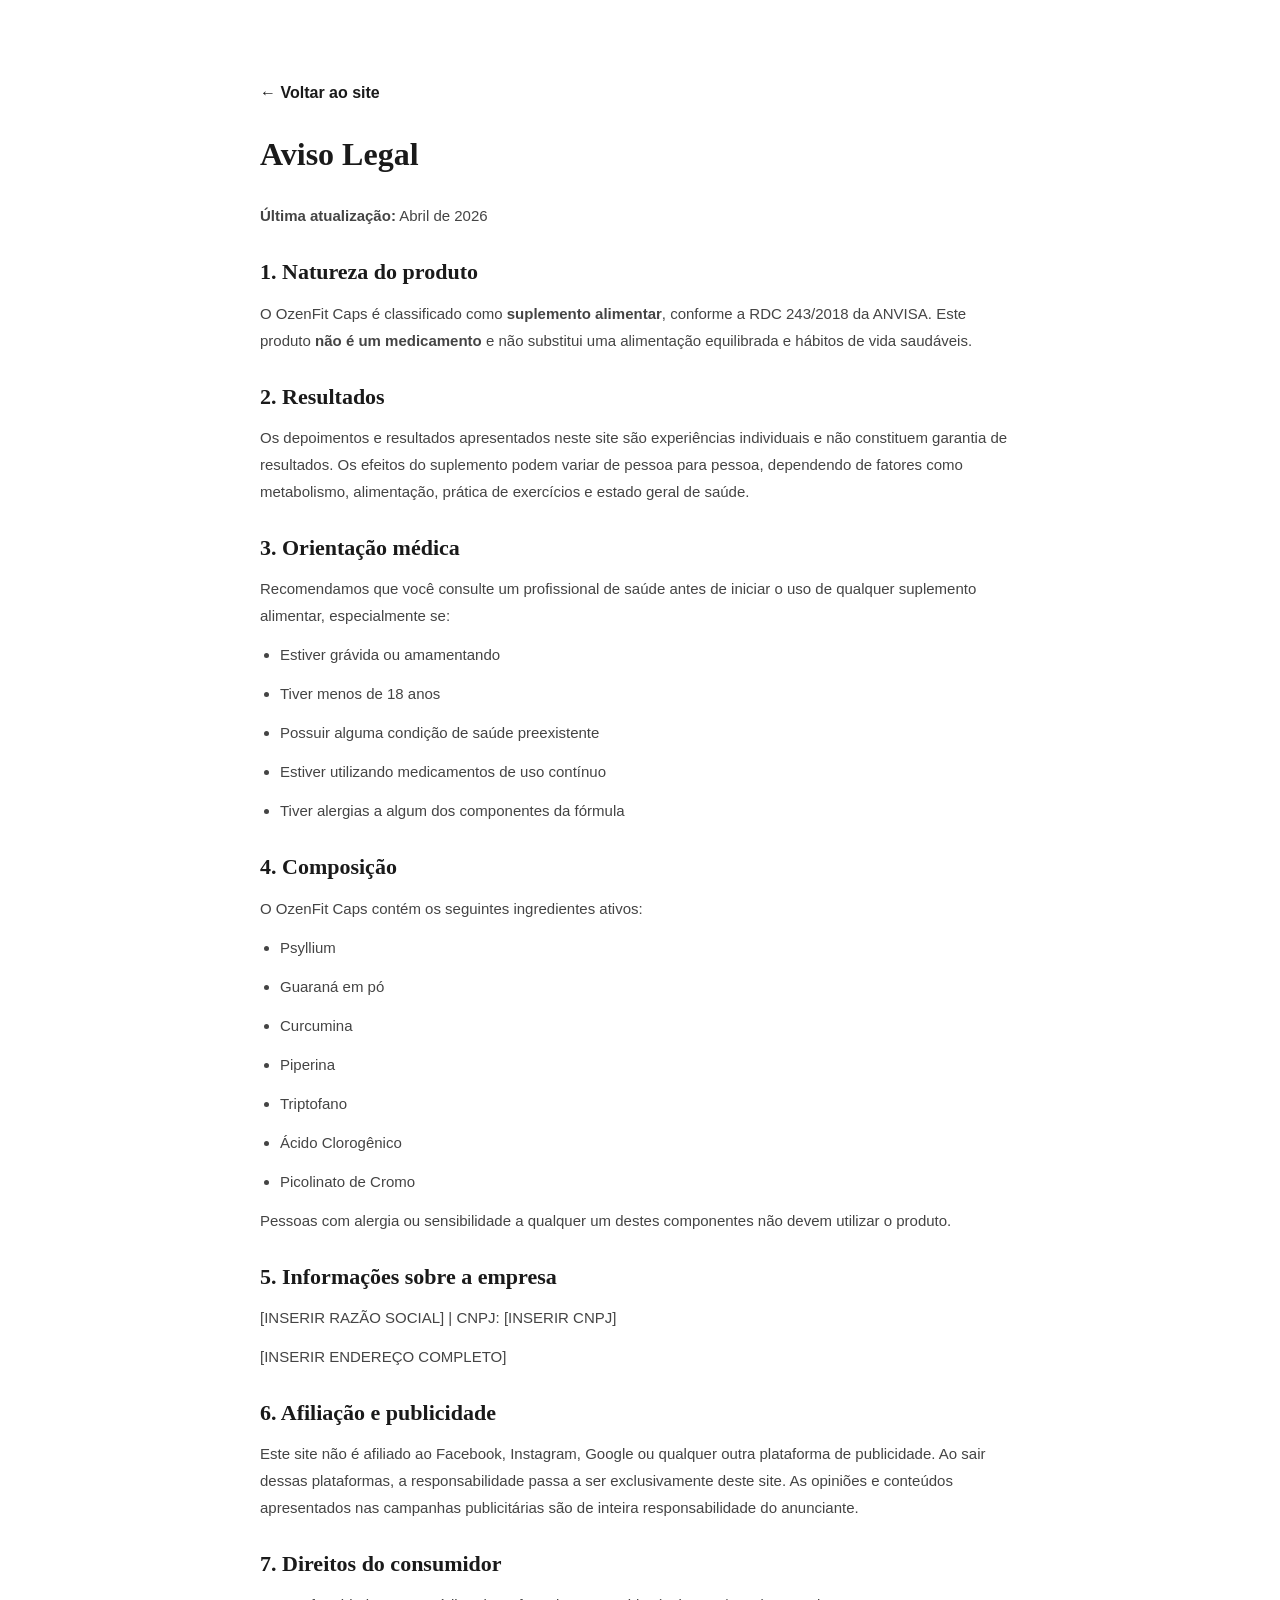
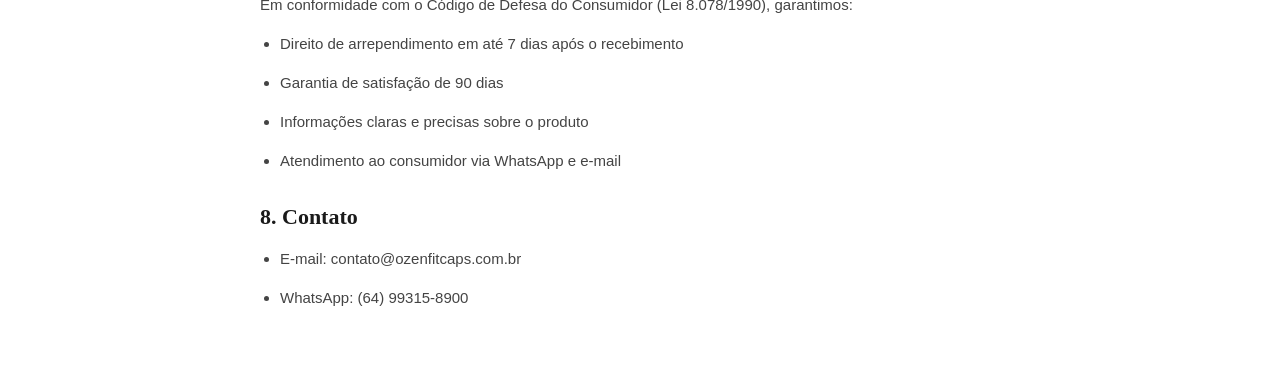
<file: aviso-legal.html>
<!DOCTYPE html>
<html lang="pt-BR">
<head>
    <meta charset="UTF-8">
    <meta name="viewport" content="width=device-width, initial-scale=1.0">
    <title>Aviso Legal — OzenFit Caps</title>
    <link rel="stylesheet" href="assets/css/variables.css">
    <link rel="stylesheet" href="assets/css/style.css">
    <style>
        .legal-page { max-width: 800px; margin: 80px auto 60px; padding: 0 20px; }
        .legal-page h1 { font-size: 32px; margin-bottom: 30px; color: var(--primary-dark); }
        .legal-page h2 { font-size: 22px; margin: 30px 0 15px; color: var(--primary-mid); }
        .legal-page p, .legal-page li { font-size: 15px; line-height: 1.8; color: #444; margin-bottom: 12px; }
        .legal-page ul { padding-left: 20px; list-style: disc; }
        .legal-back { display: inline-block; margin-bottom: 30px; color: var(--primary-mid); font-weight: 600; }
    </style>
</head>
<body>
    <div class="legal-page">
        <a href="index.html" class="legal-back">&larr; Voltar ao site</a>
        <h1>Aviso Legal</h1>
        <p><strong>Última atualização:</strong> Abril de 2026</p>

        <h2>1. Natureza do produto</h2>
        <p>O OzenFit Caps é classificado como <strong>suplemento alimentar</strong>, conforme a RDC 243/2018 da ANVISA. Este produto <strong>não é um medicamento</strong> e não substitui uma alimentação equilibrada e hábitos de vida saudáveis.</p>

        <h2>2. Resultados</h2>
        <p>Os depoimentos e resultados apresentados neste site são experiências individuais e não constituem garantia de resultados. Os efeitos do suplemento podem variar de pessoa para pessoa, dependendo de fatores como metabolismo, alimentação, prática de exercícios e estado geral de saúde.</p>

        <h2>3. Orientação médica</h2>
        <p>Recomendamos que você consulte um profissional de saúde antes de iniciar o uso de qualquer suplemento alimentar, especialmente se:</p>
        <ul>
            <li>Estiver grávida ou amamentando</li>
            <li>Tiver menos de 18 anos</li>
            <li>Possuir alguma condição de saúde preexistente</li>
            <li>Estiver utilizando medicamentos de uso contínuo</li>
            <li>Tiver alergias a algum dos componentes da fórmula</li>
        </ul>

        <h2>4. Composição</h2>
        <p>O OzenFit Caps contém os seguintes ingredientes ativos:</p>
        <ul>
            <li>Psyllium</li>
            <li>Guaraná em pó</li>
            <li>Curcumina</li>
            <li>Piperina</li>
            <li>Triptofano</li>
            <li>Ácido Clorogênico</li>
            <li>Picolinato de Cromo</li>
        </ul>
        <p>Pessoas com alergia ou sensibilidade a qualquer um destes componentes não devem utilizar o produto.</p>

        <h2>5. Informações sobre a empresa</h2>
        <p>[INSERIR RAZÃO SOCIAL] | CNPJ: [INSERIR CNPJ]</p>
        <p>[INSERIR ENDEREÇO COMPLETO]</p>

        <h2>6. Afiliação e publicidade</h2>
        <p>Este site não é afiliado ao Facebook, Instagram, Google ou qualquer outra plataforma de publicidade. Ao sair dessas plataformas, a responsabilidade passa a ser exclusivamente deste site. As opiniões e conteúdos apresentados nas campanhas publicitárias são de inteira responsabilidade do anunciante.</p>

        <h2>7. Direitos do consumidor</h2>
        <p>Em conformidade com o Código de Defesa do Consumidor (Lei 8.078/1990), garantimos:</p>
        <ul>
            <li>Direito de arrependimento em até 7 dias após o recebimento</li>
            <li>Garantia de satisfação de 90 dias</li>
            <li>Informações claras e precisas sobre o produto</li>
            <li>Atendimento ao consumidor via WhatsApp e e-mail</li>
        </ul>

        <h2>8. Contato</h2>
        <ul>
            <li>E-mail: contato@ozenfitcaps.com.br</li>
            <li>WhatsApp: (64) 99315-8900</li>
        </ul>
    </div>
</body>
</html>
</file>
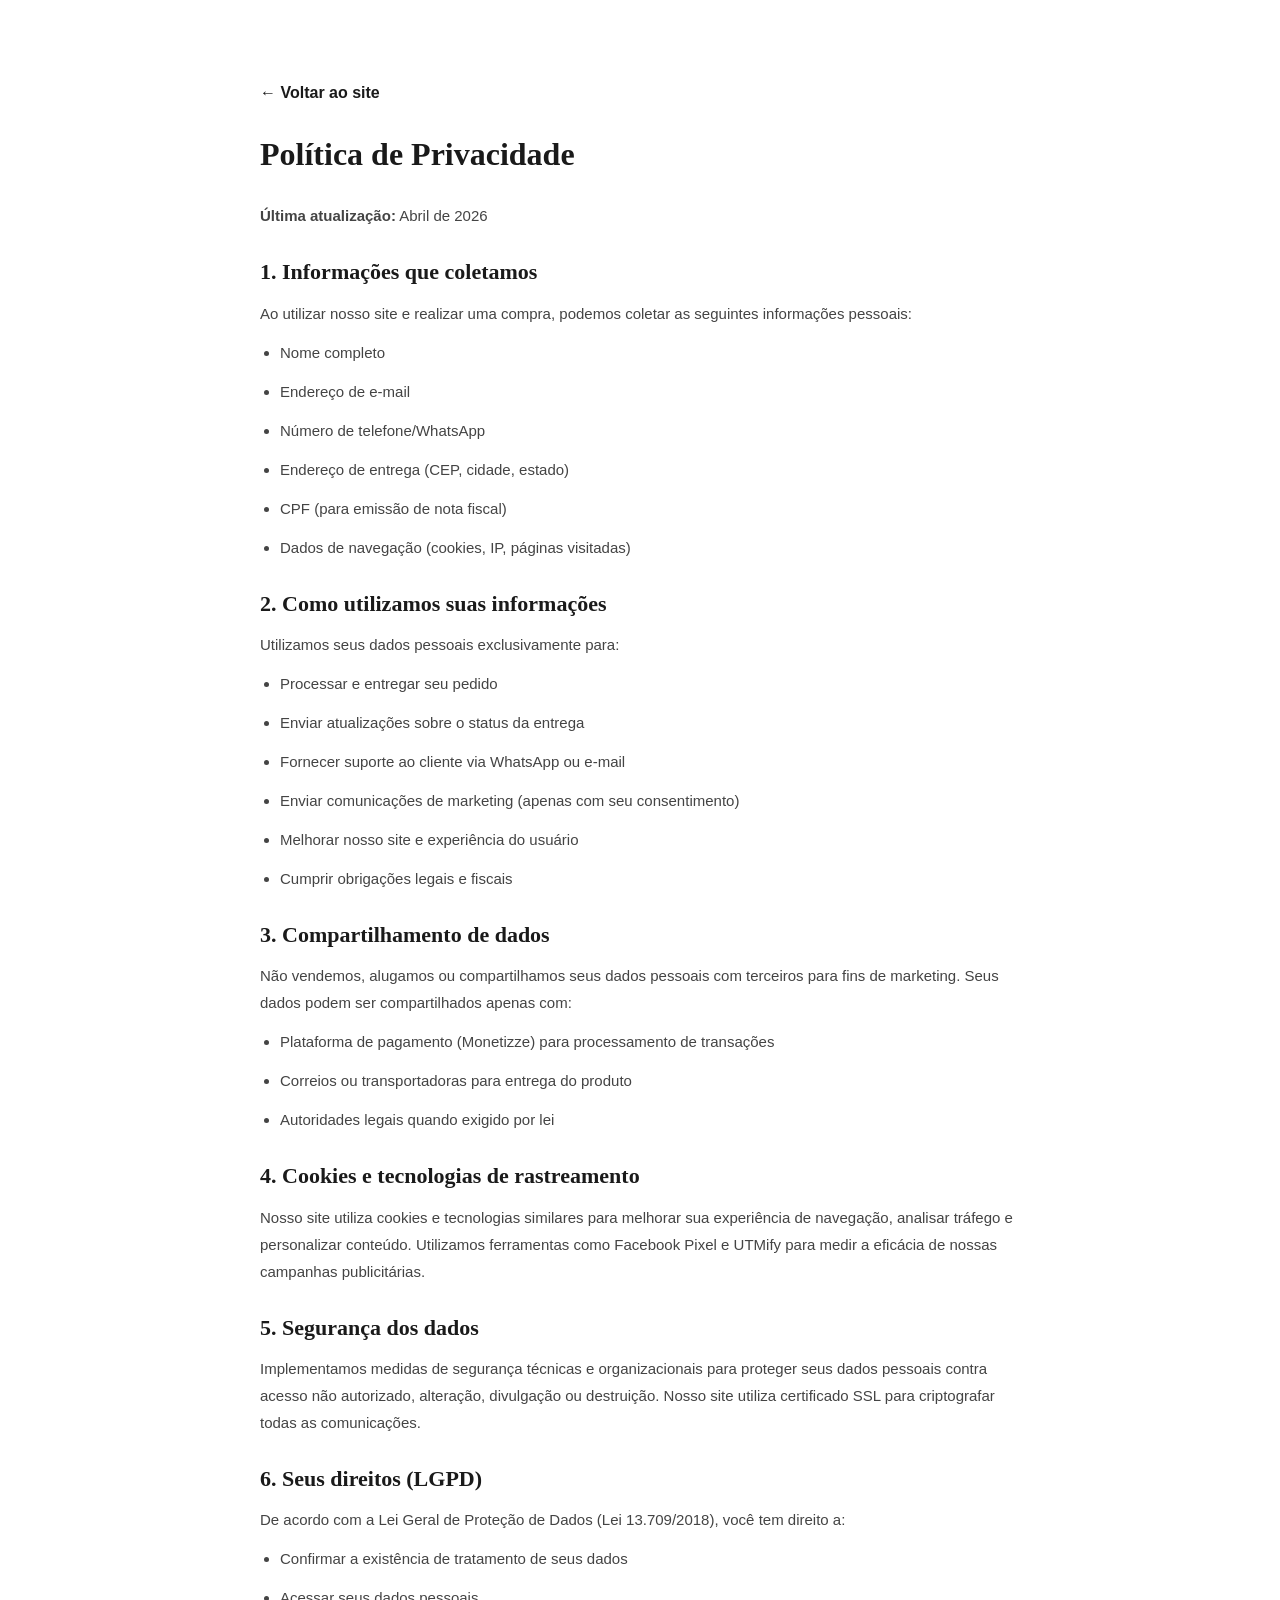
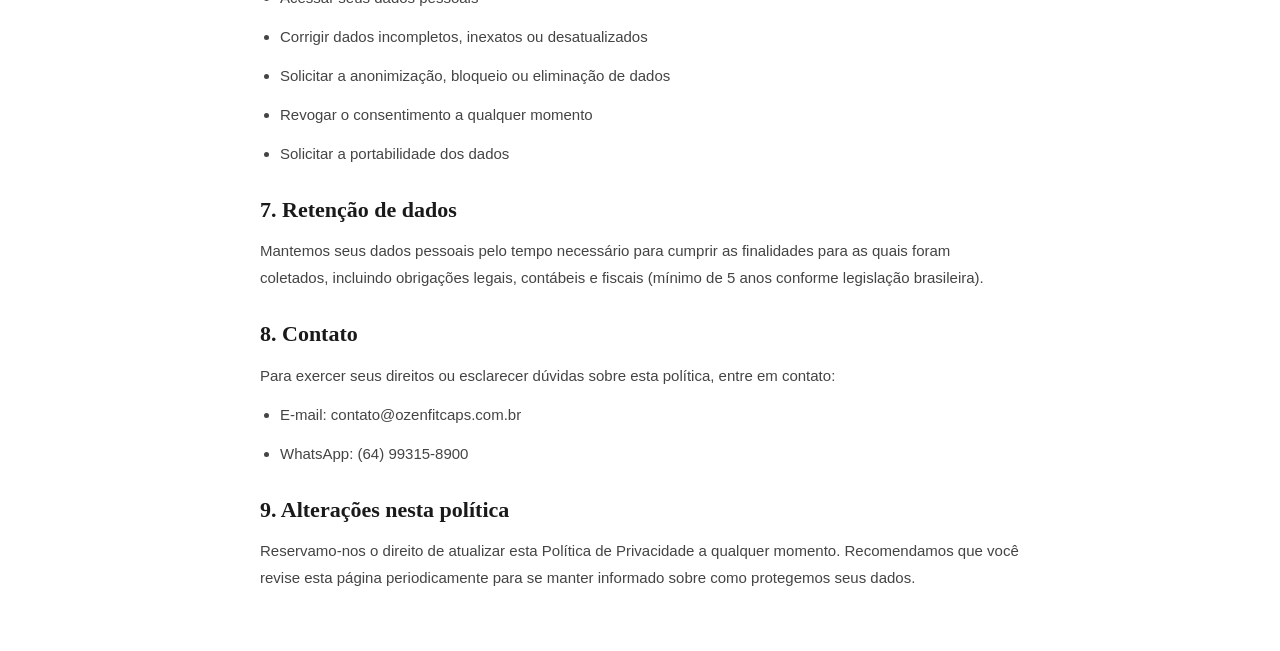
<file: politica-de-privacidade.html>
<!DOCTYPE html>
<html lang="pt-BR">
<head>
    <meta charset="UTF-8">
    <meta name="viewport" content="width=device-width, initial-scale=1.0">
    <title>Política de Privacidade — OzenFit Caps</title>
    <link rel="stylesheet" href="assets/css/variables.css">
    <link rel="stylesheet" href="assets/css/style.css">
    <style>
        .legal-page { max-width: 800px; margin: 80px auto 60px; padding: 0 20px; }
        .legal-page h1 { font-size: 32px; margin-bottom: 30px; color: var(--primary-dark); }
        .legal-page h2 { font-size: 22px; margin: 30px 0 15px; color: var(--primary-mid); }
        .legal-page p, .legal-page li { font-size: 15px; line-height: 1.8; color: #444; margin-bottom: 12px; }
        .legal-page ul { padding-left: 20px; list-style: disc; }
        .legal-back { display: inline-block; margin-bottom: 30px; color: var(--primary-mid); font-weight: 600; }
    </style>
</head>
<body>
    <div class="legal-page">
        <a href="index.html" class="legal-back">&larr; Voltar ao site</a>
        <h1>Política de Privacidade</h1>
        <p><strong>Última atualização:</strong> Abril de 2026</p>

        <h2>1. Informações que coletamos</h2>
        <p>Ao utilizar nosso site e realizar uma compra, podemos coletar as seguintes informações pessoais:</p>
        <ul>
            <li>Nome completo</li>
            <li>Endereço de e-mail</li>
            <li>Número de telefone/WhatsApp</li>
            <li>Endereço de entrega (CEP, cidade, estado)</li>
            <li>CPF (para emissão de nota fiscal)</li>
            <li>Dados de navegação (cookies, IP, páginas visitadas)</li>
        </ul>

        <h2>2. Como utilizamos suas informações</h2>
        <p>Utilizamos seus dados pessoais exclusivamente para:</p>
        <ul>
            <li>Processar e entregar seu pedido</li>
            <li>Enviar atualizações sobre o status da entrega</li>
            <li>Fornecer suporte ao cliente via WhatsApp ou e-mail</li>
            <li>Enviar comunicações de marketing (apenas com seu consentimento)</li>
            <li>Melhorar nosso site e experiência do usuário</li>
            <li>Cumprir obrigações legais e fiscais</li>
        </ul>

        <h2>3. Compartilhamento de dados</h2>
        <p>Não vendemos, alugamos ou compartilhamos seus dados pessoais com terceiros para fins de marketing. Seus dados podem ser compartilhados apenas com:</p>
        <ul>
            <li>Plataforma de pagamento (Monetizze) para processamento de transações</li>
            <li>Correios ou transportadoras para entrega do produto</li>
            <li>Autoridades legais quando exigido por lei</li>
        </ul>

        <h2>4. Cookies e tecnologias de rastreamento</h2>
        <p>Nosso site utiliza cookies e tecnologias similares para melhorar sua experiência de navegação, analisar tráfego e personalizar conteúdo. Utilizamos ferramentas como Facebook Pixel e UTMify para medir a eficácia de nossas campanhas publicitárias.</p>

        <h2>5. Segurança dos dados</h2>
        <p>Implementamos medidas de segurança técnicas e organizacionais para proteger seus dados pessoais contra acesso não autorizado, alteração, divulgação ou destruição. Nosso site utiliza certificado SSL para criptografar todas as comunicações.</p>

        <h2>6. Seus direitos (LGPD)</h2>
        <p>De acordo com a Lei Geral de Proteção de Dados (Lei 13.709/2018), você tem direito a:</p>
        <ul>
            <li>Confirmar a existência de tratamento de seus dados</li>
            <li>Acessar seus dados pessoais</li>
            <li>Corrigir dados incompletos, inexatos ou desatualizados</li>
            <li>Solicitar a anonimização, bloqueio ou eliminação de dados</li>
            <li>Revogar o consentimento a qualquer momento</li>
            <li>Solicitar a portabilidade dos dados</li>
        </ul>

        <h2>7. Retenção de dados</h2>
        <p>Mantemos seus dados pessoais pelo tempo necessário para cumprir as finalidades para as quais foram coletados, incluindo obrigações legais, contábeis e fiscais (mínimo de 5 anos conforme legislação brasileira).</p>

        <h2>8. Contato</h2>
        <p>Para exercer seus direitos ou esclarecer dúvidas sobre esta política, entre em contato:</p>
        <ul>
            <li>E-mail: contato@ozenfitcaps.com.br</li>
            <li>WhatsApp: (64) 99315-8900</li>
        </ul>

        <h2>9. Alterações nesta política</h2>
        <p>Reservamo-nos o direito de atualizar esta Política de Privacidade a qualquer momento. Recomendamos que você revise esta página periodicamente para se manter informado sobre como protegemos seus dados.</p>
    </div>
</body>
</html>
</file>
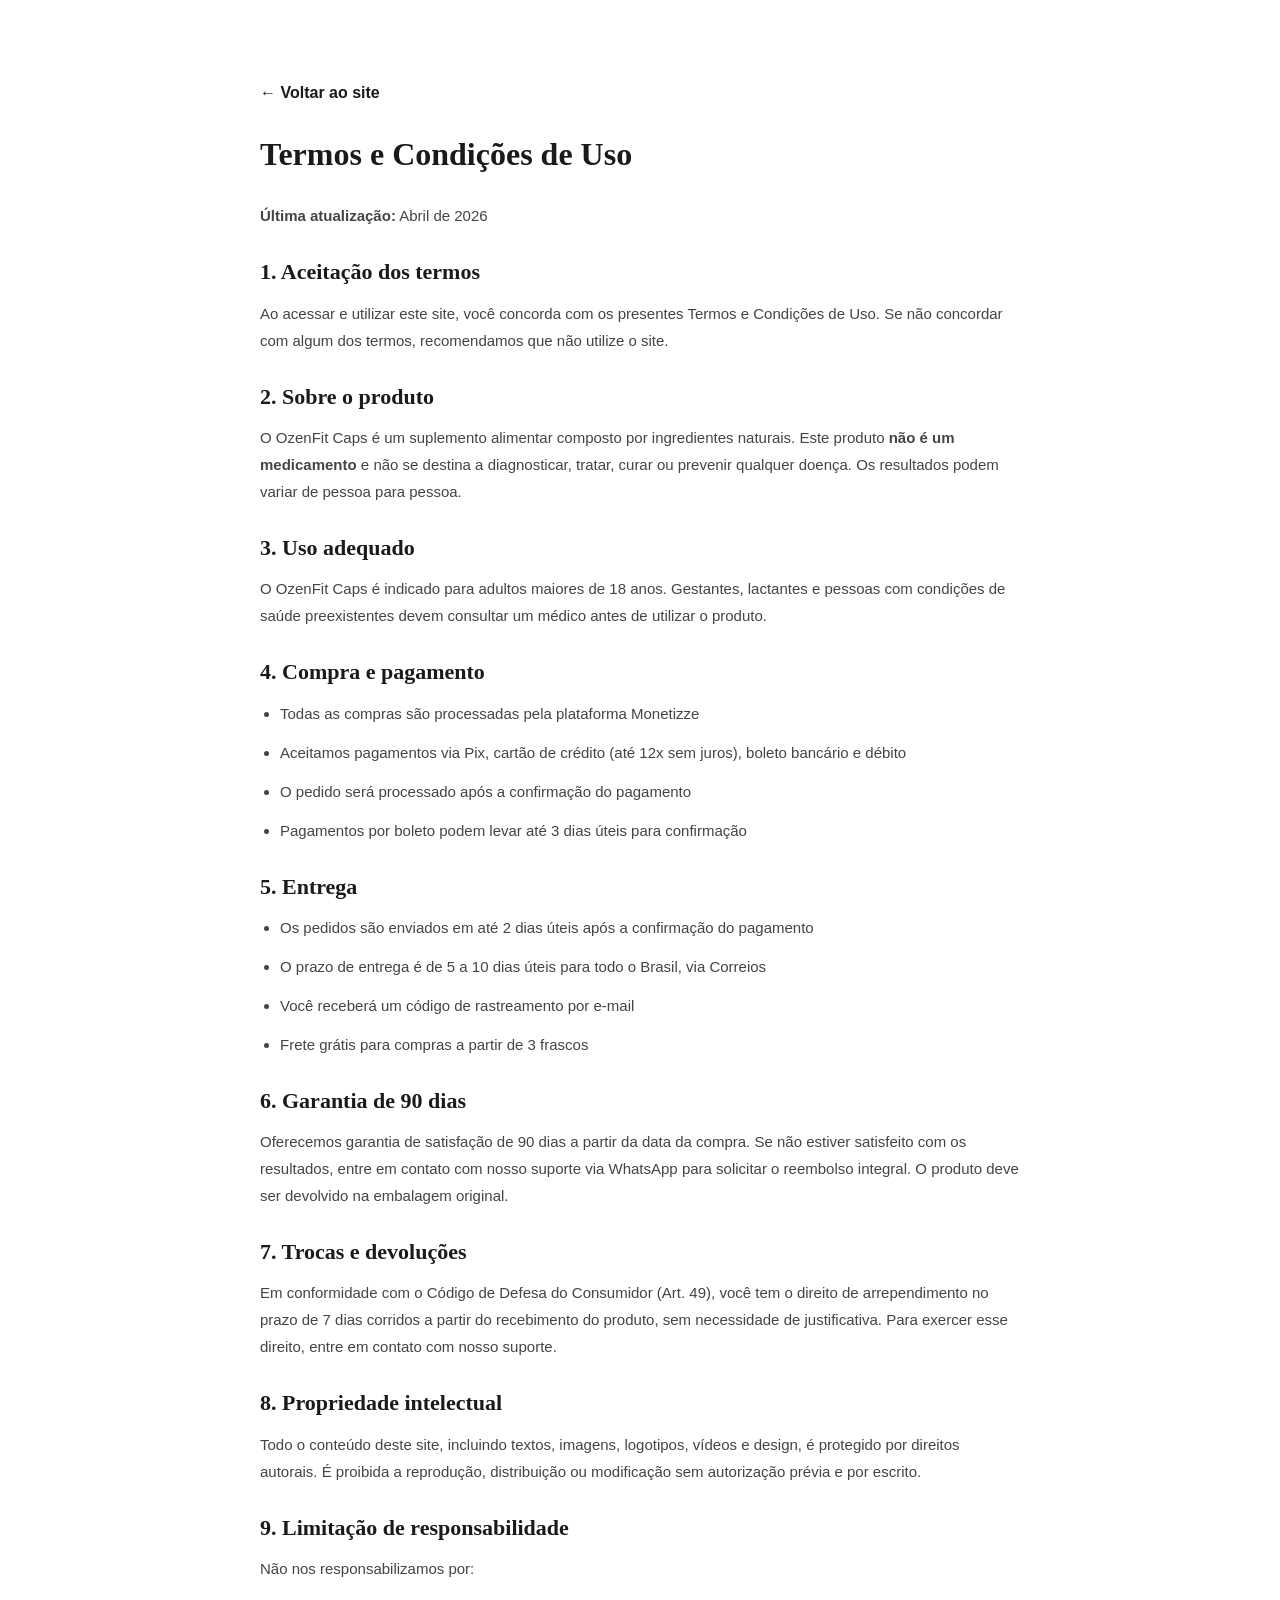
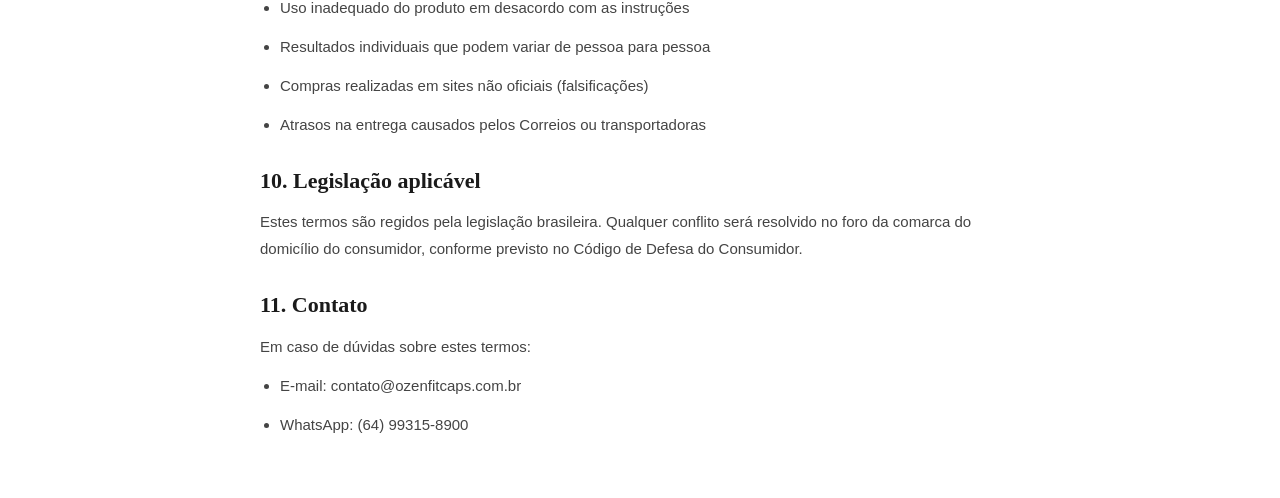
<file: termos-e-condicoes.html>
<!DOCTYPE html>
<html lang="pt-BR">
<head>
    <meta charset="UTF-8">
    <meta name="viewport" content="width=device-width, initial-scale=1.0">
    <title>Termos e Condições — OzenFit Caps</title>
    <link rel="stylesheet" href="assets/css/variables.css">
    <link rel="stylesheet" href="assets/css/style.css">
    <style>
        .legal-page { max-width: 800px; margin: 80px auto 60px; padding: 0 20px; }
        .legal-page h1 { font-size: 32px; margin-bottom: 30px; color: var(--primary-dark); }
        .legal-page h2 { font-size: 22px; margin: 30px 0 15px; color: var(--primary-mid); }
        .legal-page p, .legal-page li { font-size: 15px; line-height: 1.8; color: #444; margin-bottom: 12px; }
        .legal-page ul { padding-left: 20px; list-style: disc; }
        .legal-back { display: inline-block; margin-bottom: 30px; color: var(--primary-mid); font-weight: 600; }
    </style>
</head>
<body>
    <div class="legal-page">
        <a href="index.html" class="legal-back">&larr; Voltar ao site</a>
        <h1>Termos e Condições de Uso</h1>
        <p><strong>Última atualização:</strong> Abril de 2026</p>

        <h2>1. Aceitação dos termos</h2>
        <p>Ao acessar e utilizar este site, você concorda com os presentes Termos e Condições de Uso. Se não concordar com algum dos termos, recomendamos que não utilize o site.</p>

        <h2>2. Sobre o produto</h2>
        <p>O OzenFit Caps é um suplemento alimentar composto por ingredientes naturais. Este produto <strong>não é um medicamento</strong> e não se destina a diagnosticar, tratar, curar ou prevenir qualquer doença. Os resultados podem variar de pessoa para pessoa.</p>

        <h2>3. Uso adequado</h2>
        <p>O OzenFit Caps é indicado para adultos maiores de 18 anos. Gestantes, lactantes e pessoas com condições de saúde preexistentes devem consultar um médico antes de utilizar o produto.</p>

        <h2>4. Compra e pagamento</h2>
        <ul>
            <li>Todas as compras são processadas pela plataforma Monetizze</li>
            <li>Aceitamos pagamentos via Pix, cartão de crédito (até 12x sem juros), boleto bancário e débito</li>
            <li>O pedido será processado após a confirmação do pagamento</li>
            <li>Pagamentos por boleto podem levar até 3 dias úteis para confirmação</li>
        </ul>

        <h2>5. Entrega</h2>
        <ul>
            <li>Os pedidos são enviados em até 2 dias úteis após a confirmação do pagamento</li>
            <li>O prazo de entrega é de 5 a 10 dias úteis para todo o Brasil, via Correios</li>
            <li>Você receberá um código de rastreamento por e-mail</li>
            <li>Frete grátis para compras a partir de 3 frascos</li>
        </ul>

        <h2>6. Garantia de 90 dias</h2>
        <p>Oferecemos garantia de satisfação de 90 dias a partir da data da compra. Se não estiver satisfeito com os resultados, entre em contato com nosso suporte via WhatsApp para solicitar o reembolso integral. O produto deve ser devolvido na embalagem original.</p>

        <h2>7. Trocas e devoluções</h2>
        <p>Em conformidade com o Código de Defesa do Consumidor (Art. 49), você tem o direito de arrependimento no prazo de 7 dias corridos a partir do recebimento do produto, sem necessidade de justificativa. Para exercer esse direito, entre em contato com nosso suporte.</p>

        <h2>8. Propriedade intelectual</h2>
        <p>Todo o conteúdo deste site, incluindo textos, imagens, logotipos, vídeos e design, é protegido por direitos autorais. É proibida a reprodução, distribuição ou modificação sem autorização prévia e por escrito.</p>

        <h2>9. Limitação de responsabilidade</h2>
        <p>Não nos responsabilizamos por:</p>
        <ul>
            <li>Uso inadequado do produto em desacordo com as instruções</li>
            <li>Resultados individuais que podem variar de pessoa para pessoa</li>
            <li>Compras realizadas em sites não oficiais (falsificações)</li>
            <li>Atrasos na entrega causados pelos Correios ou transportadoras</li>
        </ul>

        <h2>10. Legislação aplicável</h2>
        <p>Estes termos são regidos pela legislação brasileira. Qualquer conflito será resolvido no foro da comarca do domicílio do consumidor, conforme previsto no Código de Defesa do Consumidor.</p>

        <h2>11. Contato</h2>
        <p>Em caso de dúvidas sobre estes termos:</p>
        <ul>
            <li>E-mail: contato@ozenfitcaps.com.br</li>
            <li>WhatsApp: (64) 99315-8900</li>
        </ul>
    </div>
</body>
</html>
</file>
<file: assets/css/variables.css>
:root {
  /* Colors */
  --color-primary: #0D6E4F;
  --color-primary-light: #16A34A;
  --color-primary-dark: #064E36;
  --color-accent: #C9A252;
  --color-bg-main: #FFFFFF;
  --color-bg-soft: #FAF7F2;
  --color-text: #1A1A1A;
  --color-text-muted: #6B7280;
  --color-cta-from: #22C55E;
  --color-cta-to: #0D6E4F;
  --color-urgency: #DC2626;

  /* Typography */
  --font-headings: 'Playfair Display', serif;
  --font-body: 'Nunito', sans-serif;

  /* Spacing & Sizes */
  --container-width: 1200px;
  --border-radius-sm: 8px;
  --border-radius-md: 16px;
  --border-radius-lg: 24px;
  --border-radius-pill: 50px;

  /* Transitions & Shadows */
  --transition-fast: 0.2s ease;
  --transition-base: 0.3s ease;
  --shadow-sm: 0 2px 8px rgba(0, 0, 0, 0.05);
  --shadow-md: 0 4px 24px rgba(0, 0, 0, 0.07);
  --shadow-lg: 0 8px 32px rgba(13, 110, 79, 0.15);
  --shadow-cta: 0 8px 32px rgba(13, 110, 79, 0.40);
}
</file>
<file: assets/css/style.css>
* {
  margin: 0;
  padding: 0;
  box-sizing: border-box;
}

html {
  scroll-behavior: smooth;
}

body {
  font-family: var(--font-body);
  color: var(--color-text);
  background-color: var(--color-bg-main);
  line-height: 1.6;
  overflow-x: hidden;
}

h1, h2, h3, h4, h5, h6 {
  font-family: var(--font-headings);
  color: var(--color-text);
  font-weight: 700;
  line-height: 1.15;
}

a {
  text-decoration: none;
  transition: var(--transition-base);
}

ul {
  list-style: none;
}

img, video {
  max-width: 100%;
  height: auto;
  display: block;
}

.container {
  width: 100%;
  max-width: 1200px;
  margin: 0 auto;
  padding: 0 20px;
}

/* Typography Utility */
.text-center { text-align: center; }
.uppercase { text-transform: uppercase; }
.font-montserrat { font-family: var(--font-montserrat); }
.font-poppins { font-family: var(--font-poppins); }
.font-lora { font-family: var(--font-lora); }
.font-bebas { font-family: var(--font-bebas); }

/* Buttons */
.btn {
  display: inline-block;
  background: var(--gradient-btn);
  color: #FFF;
  font-family: var(--font-montserrat);
  font-weight: 700;
  font-size: 18px;
  padding: 15px 30px;
  border-radius: var(--border-radius-btn);
  text-align: center;
  box-shadow: var(--shadow-btn);
  transition: transform 0.3s ease, box-shadow 0.3s ease;
  cursor: pointer;
  border: none;
}

.btn:hover {
  transform: translateY(-2px);
  box-shadow: 0 8px 20px rgba(50, 144, 14, 0.5);
}

.btn-large {
  font-size: 22px;
  padding: 20px 40px;
  width: 100%;
}

/* Placeholders */
.placeholder-img {
  background-color: #d0d0d0;
  display: flex;
  align-items: center;
  justify-content: center;
  color: #777;
  font-weight: 600;
  text-align: center;
  width: 100%;
  aspect-ratio: 1 / 1;
  border-radius: var(--border-radius);
}

/* === HEADER === */
.site-header {
  background: #FFF;
  padding: 10px 0;
  text-align: center;
  border-bottom: 1px solid #eee;
}
.logo-img {
  max-height: 50px;
  margin: 0 auto;
}

/* === SECTIONS === */

/* Top Bars */
/* Top Bars */
.urgency-bar {
  background-color: #991B1B;
  color: #FFF;
  text-align: center;
  padding: 8px 10px;
  font-size: 13px;
  font-weight: 700;
  letter-spacing: 0.8px;
  text-transform: uppercase;
}

.offer-bar {
  background: linear-gradient(90deg, #064E36, #0D6E4F);
  color: #FFF;
  text-align: center;
  padding: 8px;
  font-size: 12px;
  letter-spacing: 0.5px;
}

/* Hero Section */
.hero {
  position: relative;
  padding: 80px 0;
  background-color: #FFF;
  overflow: hidden;
}

.hero-bg-blobs {
  position: absolute;
  top: 0;
  left: 0;
  width: 100%;
  height: 100%;
  z-index: 0;
  pointer-events: none;
}

.blob-1 {
  position: absolute;
  top: 10%;
  left: 50%;
  transform: translateX(-50%);
  width: 600px;
  height: 500px;
  background: var(--color-bg-soft);
  clip-path: ellipse(50% 50% at 50% 50%);
  z-index: 0;
}

.glow-1 {
  position: absolute;
  top: 15%;
  left: 50%;
  transform: translateX(-50%);
  width: 400px;
  height: 300px;
  background: radial-gradient(ellipse at center, rgba(13, 110, 79, 0.1) 0%, transparent 70%);
  z-index: 1;
}

.hero-container {
  position: relative;
  z-index: 2;
}

.hero-content {
  max-width: 800px;
  margin: 0 auto;
  text-align: center;
}

.hero-pretitle {
  font-family: var(--font-body);
  font-size: 14px;
  font-weight: 400;
  letter-spacing: 2px;
  color: var(--color-text-muted);
  text-transform: uppercase;
  margin-bottom: 16px;
}

.hero h1 {
  font-family: var(--font-headings);
  font-size: 48px;
  font-weight: 900;
  color: #1A1A1A;
  line-height: 1.15;
  margin-bottom: 32px;
}

.hero-product-display {
  margin-bottom: 40px;
}

.hero-img {
  width: 280px;
  margin: 0 auto;
  filter: drop-shadow(0px 24px 48px rgba(13, 110, 79, 0.30));
}

/* Player de vídeo VSL na hero */
.hero-video-wrapper {
  width: 100%;
  max-width: 720px;
  margin: 0 auto;
  display: block;
}

.hero-video-player {
  width: 100%;
  display: block;
  border-radius: 16px;
  box-shadow: 0 8px 32px rgba(0, 0, 0, 0.15);
  aspect-ratio: 16 / 9;
  object-fit: cover;
  background: #000;
}

.hero-benefits-pills {
  display: flex;
  gap: 12px;
  flex-wrap: wrap;
  justify-content: center;
  margin-bottom: 40px;
}

.benefit-pill {
  display: inline-flex;
  align-items: center;
  gap: 8px;
  background: rgba(13, 110, 79, 0.06);
  border: 1.5px solid var(--color-primary);
  border-radius: 50px;
  padding: 8px 16px;
  font-family: var(--font-body);
  font-size: 14px;
  font-weight: 600;
  color: var(--color-primary);
}

.benefit-pill .check {
  font-weight: 900;
}

.hero-cta-group {
  margin-bottom: 40px;
}

.btn-hero {
  position: relative;
  background: linear-gradient(135deg, #22C55E 0%, #0D6E4F 100%);
  color: #FFF;
  font-family: var(--font-body);
  font-size: 20px;
  font-weight: 700;
  padding: 18px 52px;
  border-radius: 50px;
  letter-spacing: 1px;
  box-shadow: 0 8px 32px rgba(13, 110, 79, 0.40);
  overflow: hidden;
  display: inline-block;
}

.btn-hero:hover {
  transform: scale(1.03);
  box-shadow: 0 12px 40px rgba(13, 110, 79, 0.50);
}

.btn-shimmer {
  position: absolute;
  top: 0;
  left: -100%;
  width: 50%;
  height: 100%;
  background: linear-gradient(
    90deg,
    transparent,
    rgba(255, 255, 255, 0.4),
    transparent
  );
  transform: skewX(-20deg);
  animation: shimmer 3s infinite;
}

.hero-guarantee {
  font-family: var(--font-body);
  font-size: 14px;
  font-weight: 600;
  color: var(--color-text);
  margin-top: 16px;
}

.trust-badges-premium {
  display: flex;
  align-items: center;
  justify-content: center;
  gap: 24px;
  margin-top: 40px;
}

.trust-item {
  display: flex;
  align-items: center;
  gap: 8px;
  color: var(--color-text-muted);
  font-family: var(--font-body);
  font-size: 12px;
}

.trust-icon {
  width: 18px;
  height: 18px;
  color: var(--color-primary);
}

.trust-divider {
  width: 1px;
  height: 20px;
  background: #E5E7EB;
}

/* Benefits Section */
.benefits-cards {
  padding: 80px 0;
  background: var(--color-bg-soft);
}

.bc-top-grid {
  display: grid;
  grid-template-columns: repeat(3, 1fr);
  gap: 24px;
  margin-bottom: 64px;
}

.bc-top-card {
  background: #FFF;
  border-top: 4px solid var(--color-primary);
  padding: 32px 24px;
  border-radius: 20px;
  text-align: center;
  font-family: var(--font-headings);
  font-weight: 700;
  font-size: 20px;
  color: var(--color-primary);
  box-shadow: 0 4px 24px rgba(0,0,0,0.07);
  transition: var(--transition-base);
}

.bc-top-card:hover {
  transform: translateY(-6px);
  box-shadow: 0 12px 32px rgba(0,0,0,0.12);
}
.bc-headline {
  font-family: var(--font-headings);
  font-size: 36px;
  font-weight: 900;
  color: #1A1A1A;
  margin-bottom: 48px;
}

.bc-main-grid {
  display: grid;
  grid-template-columns: repeat(3, 1fr);
  gap: 32px;
  margin-bottom: 48px;
}

.bc-card {
  background: #FFF;
  padding: 32px 24px;
  border-radius: 16px;
  box-shadow: 0 2px 20px rgba(0,0,0,0.06);
  text-align: center;
  transition: var(--transition-base);
  border-left: 4px solid transparent;
}

.bc-card:hover {
  border-left: 4px solid var(--color-accent);
  transform: translateY(-4px);
}

.bc-card-img {
  width: 80px;
  height: 80px;
  margin: 0 auto 24px;
  border-radius: 50%;
  border: 3px solid var(--color-primary);
  object-fit: cover;
}

.bc-card h3 {
  font-family: var(--font-headings);
  font-size: 18px;
  font-weight: 700;
  color: var(--color-primary);
  margin-bottom: 12px;
}

.bc-card p {
  font-family: var(--font-body);
  font-size: 14px;
  color: var(--color-text-muted);
  line-height: 1.6;
}

/* Shipping Section */
.shipping {
  background: linear-gradient(135deg, #0D6E4F 0%, #22C55E 100%);
  padding: 80px 0;
  color: #FFF;
  overflow: hidden;
}

.ship-grid {
  display: grid;
  grid-template-columns: 1fr 1.2fr;
  gap: 64px;
  align-items: center;
}

.ship-content h2 {
  font-family: var(--font-headings);
  font-size: 36px;
  font-weight: 900;
  color: #FFF;
  margin-bottom: 24px;
}

.ship-content p {
  font-family: var(--font-body);
  font-size: 18px;
  color: rgba(255, 255, 255, 0.9);
}

.ship-video-container {
  position: relative;
}

.video-styled-box {
  background: #FFF;
  border-radius: 24px;
  padding: 8px;
  box-shadow: 0 0 40px rgba(255, 255, 255, 0.3);
  aspect-ratio: 16 / 9;
  overflow: hidden;
  position: relative;
}

.ship-img {
  width: 100%;
  height: 100%;
  object-fit: cover;
  border-radius: 16px;
}

.video-overlay {
  position: absolute;
  top: 0;
  left: 0;
  width: 100%;
  height: 100%;
  background: radial-gradient(circle at center, transparent 30%, rgba(0,0,0,0.1) 100%);
  pointer-events: none;
}

/* Ingredients Section */
.ingredients {
  padding: 80px 0;
  background: #FFF;
  position: relative;
  overflow: hidden;
}

.relative-z {
  position: relative;
  z-index: 2;
}

.ing-texture {
  display: none;
}

.ing-headline {
  font-family: var(--font-headings);
  font-size: 36px;
  font-weight: 900;
  color: #1A1A1A;
  margin-bottom: 12px;
}

.ing-sub {
  font-family: var(--font-body);
  font-size: 16px;
  color: var(--color-text-muted);
  margin-bottom: 56px;
}

.ing-grid {
  display: grid;
  grid-template-columns: repeat(4, 1fr);
  gap: 24px;
  margin-bottom: 48px;
}

.ing-card {
  background: #FFF;
  border-radius: 20px;
  padding: 24px;
  box-shadow: 0 4px 20px rgba(0,0,0,0.06);
  position: relative;
  transition: var(--transition-base);
  display: flex;
  flex-direction: column;
}

.ing-card:hover {
  transform: translateY(-8px);
  box-shadow: 0 12px 32px rgba(0,0,0,0.1);
}

.ing-accent {
  position: absolute;
  top: 0;
  left: 0;
  width: 100%;
  height: 4px;
  background-color: var(--color-accent);
  border-radius: 20px 20px 0 0;
}

.ing-img {
  width: 100%;
  height: 120px;
  object-fit: cover;
  border-radius: 12px;
  margin-bottom: 20px;
}

.ing-card h3 {
  font-family: var(--font-headings);
  font-size: 16px;
  font-weight: 700;
  color: var(--color-primary);
  text-transform: uppercase;
  margin-bottom: 12px;
}

.ing-card p {
  font-family: var(--font-body);
  font-size: 13px;
  color: var(--color-text-muted);
  margin-bottom: 16px;
  line-height: 1.5;
}

.ing-list {
  margin-top: auto;
  margin-bottom: 16px;
}

.ing-list li {
  font-family: var(--font-body);
  font-size: 13px;
  color: var(--color-text);
  margin-bottom: 8px;
  display: flex;
  align-items: flex-start;
  gap: 6px;
}

.ing-check {
  color: var(--color-primary);
  font-weight: 700;
}

.ing-badge {
  display: inline-block;
  background: rgba(201, 162, 82, 0.12);
  color: var(--color-accent);
  font-family: var(--font-body);
  font-size: 11px;
  font-weight: 600;
  padding: 4px 12px;
  border-radius: 50px;
  text-align: center;
}

/* How It Works (Usage) */
.how-it-works {
  padding: 80px 0;
  background: linear-gradient(135deg, #064E36 0%, #0D6E4F 100%);
  color: #FFF;
}

.hiw-title {
  font-family: var(--font-headings);
  font-size: 36px;
  font-weight: 900;
  color: #FFF;
  margin-bottom: 48px;
}

.hiw-grid {
  display: grid;
  grid-template-columns: 1fr 1fr;
  gap: 64px;
  align-items: center;
}

.hiw-steps {
  display: flex;
  flex-direction: column;
  gap: 24px;
}

.hiw-step-card {
  position: relative;
  background: rgba(255, 255, 255, 0.10);
  backdrop-filter: blur(12px);
  border: 1px solid rgba(255, 255, 255, 0.20);
  border-radius: 20px;
  padding: 32px;
  display: flex;
  gap: 20px;
  align-items: center;
  overflow: hidden;
}

.hiw-step-number {
  position: absolute;
  top: -20px;
  left: 16px;
  font-family: var(--font-headings);
  font-size: 80px;
  font-weight: 900;
  color: rgba(255, 255, 255, 0.12);
  line-height: 1;
  pointer-events: none;
}

.hiw-step-img {
  width: 64px;
  height: 64px;
  flex-shrink: 0;
  border-radius: 50%;
  border: 3px solid rgba(255, 255, 255, 0.60);
  object-fit: cover;
}

.hiw-step-card p {
  font-family: var(--font-body);
  font-size: 15px;
  color: #FFF;
  line-height: 1.6;
}

/* Doctor Testimonial */
.doctor-section {
  padding: 80px 0;
  background: linear-gradient(135deg, #f0fff0 0%, #e8f5e9 100%);
}
.doctor-grid {
  display: grid;
  grid-template-columns: 1fr 1.5fr;
  gap: 50px;
  align-items: center;
}
.doctor-content h2 {
  color: var(--primary-dark);
  font-size: 32px;
  margin-bottom: 10px;
}
.doctor-name {
  font-family: var(--font-montserrat);
  font-weight: 700;
  font-size: 20px;
  color: var(--primary-mid);
  margin-bottom: 20px;
}
.doctor-content p {
  font-size: 16px;
  line-height: 1.8;
  margin-bottom: 15px;
  color: #444;
}
.doctor-content .btn {
  margin-top: 15px;
}

/* Guarantee Section */
.guarantee {
  position: relative;
  background: linear-gradient(135deg, #064E36 0%, #0D6E4F 100%);
  padding: 100px 0;
  color: #FFF;
  overflow: hidden;
}

.guarantee-shield-bg {
  position: absolute;
  right: -40px;
  top: 50%;
  transform: translateY(-50%);
  width: 320px;
  height: 320px;
  color: rgba(255, 255, 255, 0.06);
  z-index: 1;
  pointer-events: none;
}

.guar-grid {
  position: relative;
  display: grid;
  grid-template-columns: 1fr 1.5fr;
  gap: 64px;
  align-items: center;
  z-index: 2;
}

.guarantee-badge-container {
  display: flex;
  justify-content: center;
}

.guarantee-badge {
  position: relative;
  width: 140px;
  height: 140px;
  display: flex;
  align-items: center;
  justify-content: center;
  border-radius: 50%;
  background: rgba(255, 255, 255, 0.1);
  border: 4px solid var(--color-accent);
}

.guarantee-ring {
  position: absolute;
  top: -8px;
  left: -8px;
  right: -8px;
  bottom: -8px;
  border: 2px dashed rgba(201, 162, 82, 0.4);
  border-radius: 50%;
}

.guarantee-content {
  display: flex;
  flex-direction: column;
  align-items: center;
  text-align: center;
}

.guarantee-content .num {
  font-family: var(--font-headings);
  font-size: 40px;
  font-weight: 900;
  line-height: 1;
}

.guarantee-content .txt {
  font-family: var(--font-body);
  font-size: 12px;
  font-weight: 700;
  letter-spacing: 1px;
}

.guarantee-text h2 {
  font-family: var(--font-headings);
  font-size: 36px;
  font-weight: 900;
  color: #FFF;
  margin-bottom: 24px;
}

.guarantee-text p {
  font-family: var(--font-body);
  font-size: 16px;
  color: rgba(255, 255, 255, 0.85);
  margin-bottom: 16px;
}

.guarantee-cta {
  margin-top: 32px;
}

.guarantee-footer {
  font-family: var(--font-body);
  font-size: 12px;
  color: rgba(255, 255, 255, 0.6);
  margin-top: 16px;
}

/* Results Gallery */
.results {
  padding: 80px 0;
  background: var(--color-bg-soft);
}

.res-sub {
  font-family: var(--font-body);
  font-size: 16px;
  color: var(--color-text-muted);
  margin-bottom: 48px;
}

.res-grid {
  display: grid;
  grid-template-columns: repeat(3, 1fr);
  gap: 24px;
  margin-bottom: 48px;
}

.res-card {
  position: relative;
  border-radius: 16px;
  overflow: hidden;
  height: 200px;
  background: linear-gradient(135deg, #E8F5E9, #F1F8E9);
  border: 2px dashed rgba(13, 110, 79, 0.25);
  transition: var(--transition-base);
}

.res-card:hover {
  transform: scale(1.02);
  box-shadow: 0 8px 32px rgba(0,0,0,0.1);
}

.res-img {
  width: 100%;
  height: 100%;
  object-fit: cover;
}

.res-overlay {
  position: absolute;
  bottom: 0;
  left: 0;
  width: 100%;
  background: rgba(13, 110, 79, 0.8);
  color: #FFF;
  padding: 8px;
  font-family: var(--font-body);
  font-size: 12px;
  font-weight: 600;
  transform: translateY(100%);
  transition: var(--transition-base);
}

.res-card:hover .res-overlay {
  transform: translateY(0);
}

.res-placeholder {
  width: 100%;
  height: 100%;
  display: flex;
  align-items: center;
  justify-content: center;
  font-family: var(--font-body);
  font-size: 14px;
  font-weight: 600;
  color: var(--color-primary);
  text-align: center;
  padding: 20px;
}

/* Pricing Section */
.pricing {
  padding: 100px 0;
  background-color: var(--color-bg-soft);
  position: relative;
}

.pricing-header {
  margin-bottom: 56px;
}

.pricing-header h2 {
  font-family: var(--font-headings);
  font-size: 36px;
  font-weight: 900;
  color: #1A1A1A;
  margin-bottom: 12px;
}

.pricing-header p {
  font-family: var(--font-body);
  font-size: 18px;
  color: var(--color-text-muted);
}

.price-cards {
  display: grid;
  grid-template-columns: repeat(4, 1fr);
  gap: 24px;
  margin-bottom: 64px;
  align-items: stretch;
}

.price-card {
  background: #FFF;
  border-radius: 24px;
  padding: 32px 24px;
  text-align: center;
  box-shadow: 0 4px 32px rgba(0,0,0,0.06);
  display: flex;
  flex-direction: column;
  transition: var(--transition-base);
  border: 2px solid transparent;
}

.price-card.featured {
  border: 2.5px solid var(--color-primary);
  box-shadow: 0 12px 48px rgba(13, 110, 79, 0.2);
  transform: scale(1.05);
  position: relative;
  z-index: 5;
}

.featured-badge {
  position: absolute;
  top: -16px;
  left: 50%;
  transform: translateX(-50%);
  background: linear-gradient(135deg, #22C55E, #0D6E4F);
  color: #FFF;
  font-family: var(--font-body);
  font-size: 12px;
  font-weight: 700;
  padding: 8px 24px;
  border-radius: 50px;
  white-space: nowrap;
  box-shadow: 0 4px 12px rgba(13, 110, 79, 0.3);
}

.badge-top {
  font-family: var(--font-body);
  font-size: 11px;
  font-weight: 700;
  color: var(--color-primary);
  text-transform: uppercase;
  letter-spacing: 1px;
  margin-bottom: 20px;
}

.card-img-wrap {
  margin-bottom: 20px;
  height: 180px;
  display: flex;
  align-items: center;
  justify-content: center;
}

.card-img {
  max-height: 100%;
  object-fit: contain;
}

.card-title {
  font-family: var(--font-headings);
  font-size: 20px;
  font-weight: 900;
  color: #1A1A1A;
  margin-bottom: 12px;
  line-height: 1.25;
}

.card-price-original {
  font-family: var(--font-body);
  font-size: 15px;
  color: var(--color-text-muted);
  margin-bottom: 8px;
}

.card-price-original s {
  text-decoration: line-through;
  color: #DC2626;
}

.card-price-large {
  font-family: var(--font-body);
  font-size: 36px;
  font-weight: 900;
  color: var(--color-primary);
  margin-bottom: 8px;
}

.card-price-large span {
  font-size: 18px;
  font-weight: 400;
  color: var(--color-text-muted);
}

.card-vista {
  font-family: var(--font-body);
  font-size: 13px;
  font-weight: 600;
  color: var(--color-text-muted);
  margin-bottom: 24px;
}

.w-full {
  width: 100%;
}

.card-shipping {
  margin-top: 16px;
  display: flex;
  align-items: center;
  justify-content: center;
  gap: 8px;
  font-family: var(--font-body);
  font-size: 13px;
  font-weight: 600;
}

.card-shipping .icon {
  width: 16px;
  height: 16px;
}

.card-shipping.free {
  color: var(--color-primary);
}

.card-shipping.paid {
  color: var(--color-text-muted);
}

.trust-icons-premium {
  display: flex;
  justify-content: center;
  gap: 40px;
  margin-top: 48px;
  flex-wrap: wrap;
}

.trust-box {
  display: flex;
  align-items: center;
  gap: 10px;
  font-family: var(--font-body);
  font-size: 13px;
  font-weight: 700;
  color: var(--color-text);
}

.trust-box svg {
  width: 24px;
  height: 24px;
  color: var(--color-primary);
}

/* FAQ Section */
.faq {
  padding: 80px 0;
  background: #FFF;
}

.narrow-container {
  max-width: 800px;
  margin: 0 auto;
}

.faq-grid {
  display: flex;
  flex-direction: column;
  gap: 16px;
  margin-top: 48px;
}

.faq-item {
  background: var(--color-bg-soft);
  border-radius: 12px;
  padding: 24px;
}

.faq-question {
  font-family: var(--font-body);
  font-size: 16px;
  font-weight: 700;
  color: var(--color-primary);
  margin-bottom: 12px;
}

.faq-answer {
  font-family: var(--font-body);
  font-size: 15px;
  color: var(--color-text-muted);
  line-height: 1.6;
}

/* Footer Section */
.footer {
  background-color: #1A1A1A;
  padding: 80px 0 40px;
  color: #9CA3AF;
}

.footer-grid {
  display: grid;
  grid-template-columns: 2fr 1fr 1fr;
  gap: 64px;
  margin-bottom: 64px;
}

.footer-logo {
  height: 48px;
  margin-bottom: 24px;
}

.footer-info p {
  font-family: var(--font-body);
  font-size: 14px;
  line-height: 1.6;
}

.footer h4 {
  font-family: var(--font-headings);
  font-size: 16px;
  font-weight: 700;
  color: #FFF;
  margin-bottom: 24px;
}

.footer-links {
  display: flex;
  flex-direction: column;
  gap: 12px;
}

.footer-links a {
  font-family: var(--font-body);
  font-size: 14px;
  color: #9CA3AF;
  transition: var(--transition-base);
}

.footer-links a:hover {
  color: #FFF;
}

.footer-contact p {
  font-family: var(--font-body);
  font-size: 14px;
  margin-bottom: 8px;
}

.footer-bottom {
  padding-top: 40px;
  border-top: 1px solid #374151;
}

.footer-bottom p {
  font-family: var(--font-body);
  font-size: 14px;
  margin-bottom: 8px;
}

.footer-disclaimer {
  font-family: var(--font-body);
  font-size: 12px;
  opacity: 0.5;
}

/* WhatsApp Floating Button */
.whatsapp-float {
  position: fixed;
  bottom: 32px;
  right: 32px;
  width: 64px;
  height: 64px;
  background-color: #25D366;
  color: #FFF;
  border-radius: 50%;
  display: flex;
  align-items: center;
  justify-content: center;
  box-shadow: 0 8px 32px rgba(37, 211, 102, 0.4);
  z-index: 1000;
  transition: var(--transition-base);
}

.whatsapp-float:hover {
  transform: scale(1.1) rotate(5deg);
}

.whatsapp-float svg {
  width: 32px;
  height: 32px;
}

.whatsapp-tooltip {
  position: absolute;
  right: 80px;
  background: #FFF;
  color: #1A1A1A;
  padding: 8px 16px;
  border-radius: 8px;
  font-family: var(--font-body);
  font-size: 14px;
  font-weight: 600;
  white-space: nowrap;
  box-shadow: 0 4px 16px rgba(0,0,0,0.1);
  pointer-events: none;
  opacity: 0;
  transform: translateX(10px);
  transition: var(--transition-base);
}

.whatsapp-float:hover .whatsapp-tooltip {
  opacity: 1;
  transform: translateX(0);
}

/* === VIDEO TESTIMONIALS === */
.video-testimonials {
  padding: 80px 0;
  background: var(--color-bg-main);
}
.video-grid {
  display: grid;
  grid-template-columns: repeat(4, 1fr);
  gap: 20px;
  margin-top: 40px;
}
.video-card {
  position: relative;
  border-radius: var(--border-radius-md);
  overflow: hidden;
  cursor: pointer;
  aspect-ratio: 9/16;
  background: #000;
}
.video-card video {
  width: 100%;
  height: 100%;
  object-fit: cover;
}
.video-card .video-overlay {
  position: absolute;
  top: 0;
  left: 0;
  width: 100%;
  height: 100%;
  background: rgba(0,0,0,0.35);
  display: flex;
  flex-direction: column;
  align-items: center;
  justify-content: center;
  gap: 8px;
  transition: var(--transition-base);
}
.video-card .video-overlay.hidden {
  opacity: 0;
  pointer-events: none;
}
.video-card .play-btn {
  width: 56px;
  height: 56px;
  background: rgba(255,255,255,0.9);
  border-radius: 50%;
  display: flex;
  align-items: center;
  justify-content: center;
  font-size: 24px;
  color: var(--color-primary);
}
.video-card .video-overlay span {
  color: #FFF;
  font-family: var(--font-body);
  font-size: 13px;
  font-weight: 600;
}

/* === NOVAS SEÇÕES — COPY AGRESSIVO === */

/* Hero subheadline */
.hero-subheadline {
  font-family: var(--font-body);
  font-size: 18px;
  color: var(--color-text-muted);
  line-height: 1.7;
  max-width: 600px;
  margin: 0 auto 32px;
}

/* Seção Identificação */
.identify-section {
  padding: 80px 0;
  background: var(--color-bg-soft);
}
.identify-container {
  max-width: 720px;
  margin: 0 auto;
}
.identify-headline {
  font-family: var(--font-headings);
  font-size: 32px;
  font-weight: 900;
  color: var(--color-text);
  text-align: center;
  margin-bottom: 40px;
}
.identify-grid {
  display: grid;
  grid-template-columns: 1fr 1fr;
  gap: 16px;
  margin-bottom: 40px;
}
.identify-card {
  background: #FFF;
  border-radius: var(--border-radius-md);
  padding: 24px;
  display: flex;
  gap: 16px;
  align-items: flex-start;
  box-shadow: var(--shadow-sm);
  transition: var(--transition-base);
}
.identify-card:hover {
  box-shadow: var(--shadow-md);
  transform: translateY(-2px);
}
.identify-icon {
  font-size: 28px;
  flex-shrink: 0;
  line-height: 1;
}
.identify-card p {
  font-family: var(--font-body);
  font-size: 15px;
  color: var(--color-text);
  line-height: 1.5;
  margin: 0;
}
.identify-transition {
  font-family: var(--font-body);
  font-size: 16px;
  line-height: 1.8;
  color: var(--color-text);
  text-align: center;
  margin-bottom: 32px;
}
.btn-outline-green {
  display: inline-block;
  border: 2px solid var(--color-primary);
  color: var(--color-primary);
  font-family: var(--font-body);
  font-weight: 700;
  font-size: 16px;
  padding: 14px 32px;
  border-radius: var(--border-radius-pill);
  background: transparent;
  transition: var(--transition-base);
  cursor: pointer;
}
.btn-outline-green:hover {
  background: var(--color-primary);
  color: #FFF;
}

/* Seção Timeline 4 Semanas */
.timeline-section {
  padding: 80px 0;
  background: linear-gradient(135deg, #064E36 0%, #0D6E4F 100%);
  color: #FFF;
}
.timeline-headline {
  font-family: var(--font-headings);
  font-size: 36px;
  font-weight: 900;
  color: #FFF;
  margin-bottom: 48px;
}
.timeline-grid {
  display: grid;
  grid-template-columns: repeat(4, 1fr);
  gap: 24px;
  margin-bottom: 32px;
}
.timeline-card {
  background: rgba(255, 255, 255, 0.08);
  border: 1px solid rgba(255, 255, 255, 0.15);
  border-radius: var(--border-radius-md);
  padding: 32px 24px;
  backdrop-filter: blur(8px);
}
.timeline-number {
  font-family: var(--font-headings);
  font-size: 48px;
  font-weight: 900;
  color: rgba(255, 255, 255, 0.2);
  margin-bottom: 12px;
  line-height: 1;
}
.timeline-card h3 {
  font-family: var(--font-headings);
  font-size: 20px;
  font-weight: 700;
  color: #FFF;
  margin-bottom: 12px;
}
.timeline-card p {
  font-family: var(--font-body);
  font-size: 14px;
  color: rgba(255, 255, 255, 0.85);
  line-height: 1.6;
}
.timeline-disclaimer {
  font-family: var(--font-body);
  font-size: 12px;
  color: rgba(255, 255, 255, 0.5);
  margin-bottom: 32px;
}

/* Benefits sub */
.bc-sub {
  font-family: var(--font-body);
  font-size: 16px;
  color: var(--color-text-muted);
  margin-bottom: 48px;
}

/* Ingredientes - linha de ataque */
.ing-attack {
  font-family: var(--font-body);
  font-size: 13px;
  font-weight: 700;
  color: var(--color-primary);
  text-transform: uppercase;
  letter-spacing: 0.5px;
  margin-bottom: 8px;
}

/* Card subtitle nos kits */
.card-subtitle {
  font-family: var(--font-body);
  font-size: 13px;
  color: var(--color-text-muted);
  margin-bottom: 8px;
}

/* Badge de economia */
.card-economy-badge {
  display: inline-block;
  background: #FEF3C7;
  color: #92400E;
  font-family: var(--font-body);
  font-size: 12px;
  font-weight: 700;
  padding: 4px 12px;
  border-radius: var(--border-radius-pill);
  margin-bottom: 8px;
}

/* Depoimento data */
.testi-date {
  font-family: var(--font-body);
  font-size: 11px;
  color: var(--color-text-muted);
  margin-top: 2px;
}

/* How it works step titles */
.hiw-step-card h4 {
  font-family: var(--font-headings);
  font-size: 16px;
  font-weight: 700;
  color: var(--color-primary);
  margin-bottom: 8px;
}

/* Responsive para novas seções */
@media (max-width: 768px) {
  .identify-grid {
    grid-template-columns: 1fr;
  }
  .timeline-grid {
    grid-template-columns: 1fr 1fr;
  }
  .timeline-headline {
    font-size: 28px;
  }
  .hero-subheadline {
    font-size: 16px;
  }
  .identify-headline {
    font-size: 26px;
  }
}

@media (max-width: 480px) {
  .timeline-grid {
    grid-template-columns: 1fr;
  }
}

/* Transformations Section */
.transformations {
  background-color: #FFFFFF;
  background-image: url("data:image/svg+xml,%3Csvg viewBox='0 0 200 200' xmlns='http://www.w3.org/2000/svg'%3%3Ffilter id='noiseFilter'%3E%3CfeTurbulence type='fractalNoise' baseFrequency='0.65' numOctaves='3' stitchTiles='stitch'/%3E%3C/filter%3E%3Crect width='100%25' height='100%25' filter='url(%23noiseFilter)'/%3E%3C/svg%3E");
  background-repeat: repeat;
  background-size: 150px;
  opacity: 0.98;
  padding: 80px 24px;
}

.transformations h2 {
  font-family: var(--font-headings);
  font-weight: 900;
  font-size: 40px;
  color: #1A1A1A;
  margin-bottom: 8px;
}

.transformations .subheadline {
  font-family: var(--font-body);
  font-weight: 400;
  font-size: 18px;
  color: #6B7280;
  margin-bottom: 16px;
}

.stats-counter-wrap {
  margin-bottom: 48px;
}

.stats-counter {
  display: inline-block;
  background: rgba(13, 110, 79, 0.06);
  color: var(--color-primary);
  font-family: var(--font-body);
  font-weight: 700;
  font-size: 15px;
  padding: 10px 24px;
  border-radius: 50px;
}

.transf-grid {
  display: grid;
  grid-template-columns: repeat(4, 1fr);
  gap: 20px;
  max-width: 1200px;
  margin: 0 auto 40px;
}

/* Card Base */
.card-transf {
  background: #FFF;
  border-radius: 20px;
  overflow: hidden;
  box-shadow: 0 4px 28px rgba(0,0,0,0.10);
  transition: transform 0.3s ease, box-shadow 0.3s ease;
  position: relative;
}

.card-img-container {
  position: relative;
  overflow: hidden;
  width: 100%;
}

.transf-img {
  width: 100%;
  object-fit: cover;
  object-position: top center;
  transition: transform 0.4s ease;
  display: block;
}

.badge-verified {
  position: absolute;
  top: 0;
  left: 0;
  z-index: 10;
  background: rgba(13, 110, 79, 0.92);
  color: #FFF;
  font-family: var(--font-body);
  font-weight: 700;
  font-size: 10px;
  padding: 5px 10px;
  border-radius: 0 0 10px 0;
  letter-spacing: 0.5px;
  text-transform: uppercase;
}

/* Type A Styles */
.card-transf.type-a .card-img-container {
  height: 280px;
}

.badge-loss {
  position: absolute;
  bottom: 0;
  right: 0;
  z-index: 10;
  background: linear-gradient(135deg, #22C55E, #0D6E4F);
  color: #FFF;
  font-family: var(--font-body);
  font-weight: 900;
  font-size: 18px;
  padding: 8px 14px;
  border-radius: 10px 0 0 0;
}

.card-transf.type-a .card-body {
  padding: 16px 20px 20px;
  text-align: left;
}

.card-transf.type-a h3 {
  font-family: var(--font-body);
  font-weight: 700;
  font-size: 16px;
  color: #1A1A1A;
  margin-bottom: 4px;
}

.card-transf.type-a .location {
  font-family: var(--font-body);
  font-weight: 400;
  font-size: 13px;
  color: #6B7280;
  margin-bottom: 12px;
}

.stats-pills {
  display: flex;
  flex-wrap: wrap;
  gap: 6px;
}

.stats-pills .pill {
  background: #F3F4F6;
  color: #374151;
  font-family: var(--font-body);
  font-weight: 600;
  font-size: 11px;
  padding: 4px 10px;
  border-radius: 50px;
}

.badge-mom {
  background: #FAF7F2;
  color: var(--color-primary);
  font-family: var(--font-body);
  font-weight: 600;
  font-size: 11px;
  padding: 4px 10px;
  border-radius: 50px;
}

/* Type B Styles */
.card-transf.type-b .card-img-container {
  height: 320px;
}

.card-overlay {
  position: absolute;
  bottom: 0;
  left: 0;
  right: 0;
  height: 120px;
  background: linear-gradient(to top, rgba(0,0,0,0.75) 0%, transparent 100%);
  display: flex;
  align-items: flex-end;
  padding: 16px;
  transition: background 0.3s ease;
}

.overlay-text {
  color: #FFF;
  font-family: var(--font-body);
  font-weight: 900;
  font-size: 24px;
}

.card-transf.type-b .overlay-text:not(:contains('kg')) {
  font-size: 14px;
  font-weight: 700;
}

/* Hover Effects */
.card-transf.type-a:hover {
  transform: translateY(-6px);
  box-shadow: 0 12px 40px rgba(0,0,0,0.15);
}

.card-transf.type-a:hover .transf-img {
  transform: scale(1.03);
}

.card-transf.type-b:hover {
  transform: scale(1.02);
}

.card-transf.type-b:hover .card-overlay {
  background: linear-gradient(to top, rgba(0,0,0,0.85) 0%, transparent 100%);
}

/* Section Footer */
.transf-disclaimer {
  font-family: var(--font-body);
  font-weight: 400;
  font-size: 12px;
  color: #9CA3AF;
  max-width: 600px;
  margin: 0 auto 32px;
}

.transf-cta p {
  font-family: var(--font-body);
  font-weight: 600;
  font-size: 18px;
  color: var(--color-primary);
  margin-bottom: 20px;
}

/* Responsividade Transformações */
@media (max-width: 1024px) {
  .transf-grid {
    grid-template-columns: repeat(2, 1fr);
    gap: 16px;
  }
}

@media (max-width: 768px) {
  .transformations {
    padding: 60px 16px;
  }
  .transformations h2 {
    font-size: 28px;
  }
  .transf-grid {
    grid-template-columns: 1fr;
    max-width: 320px;
    margin: 0 auto 40px;
  }
  .card-transf.type-a .card-img-container {
    height: 240px;
  }
  .card-transf.type-b .card-img-container {
    height: 260px;
  }
}
</file>
